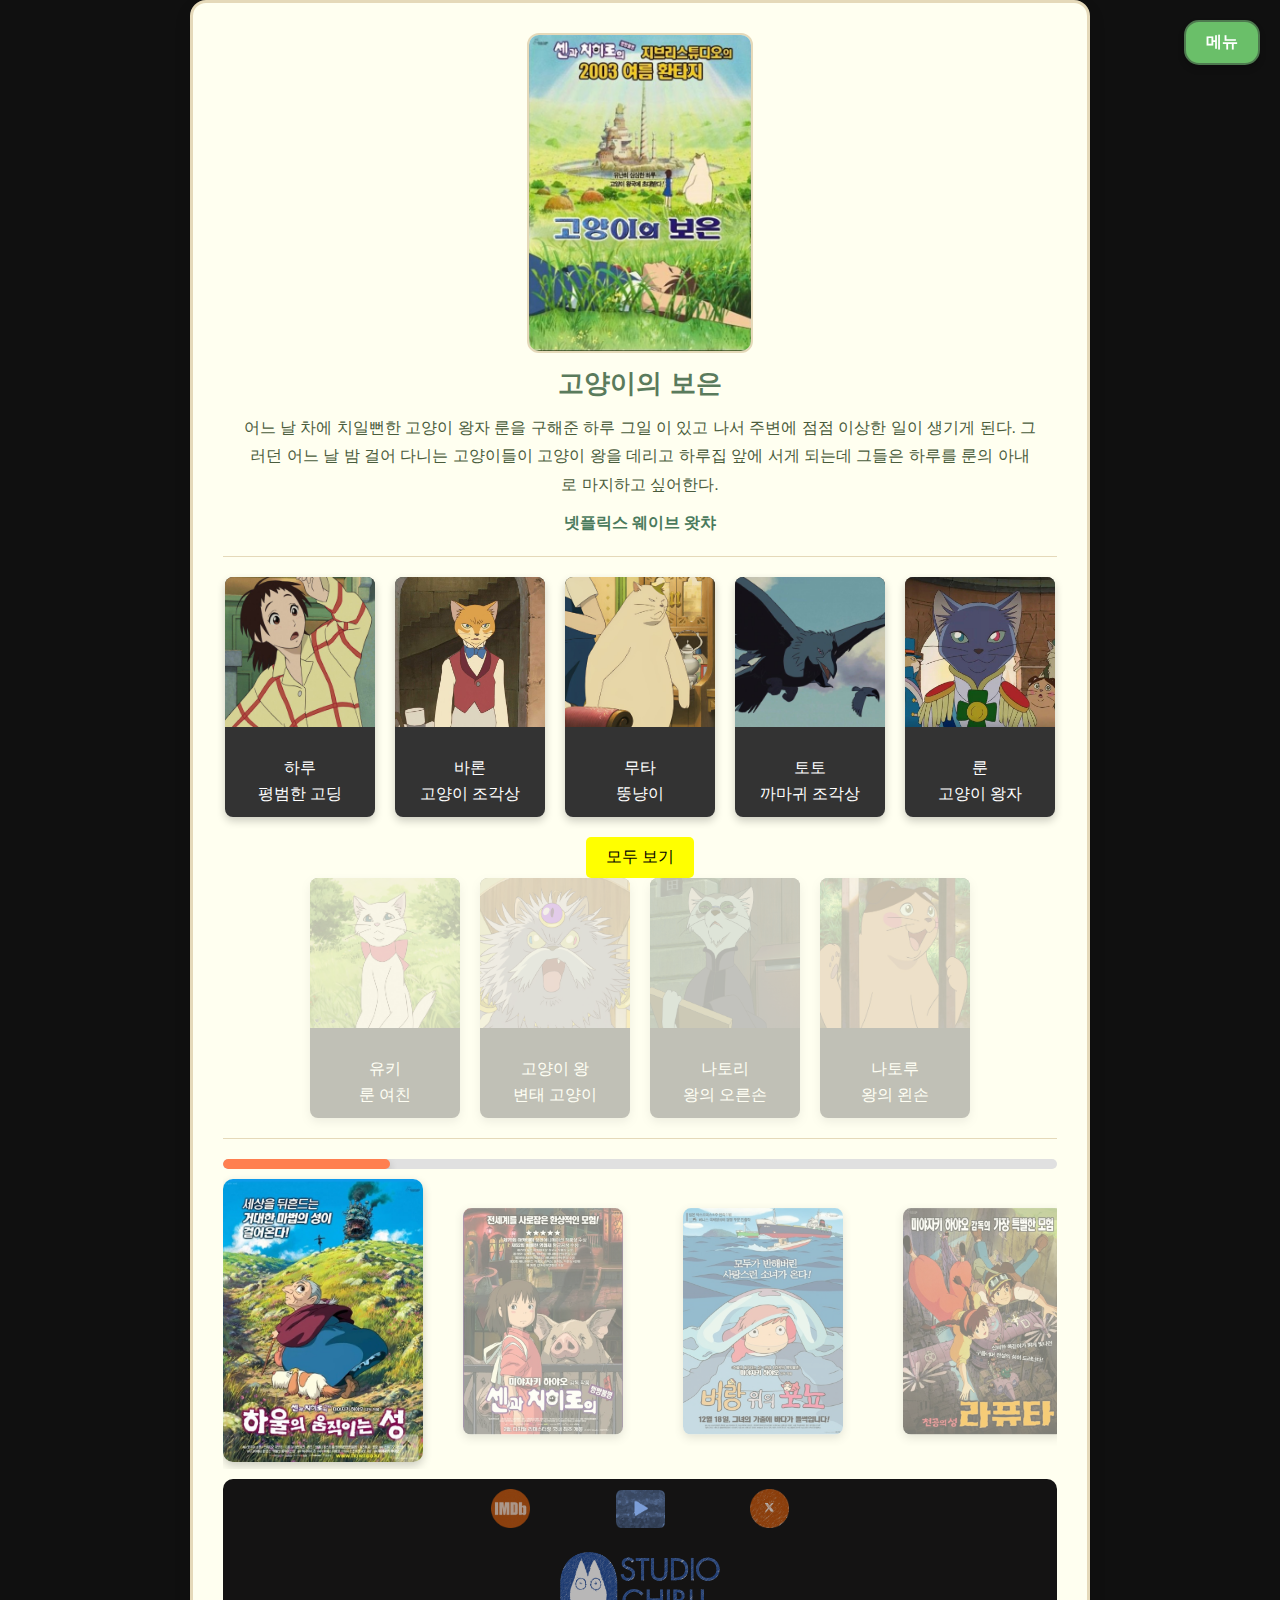
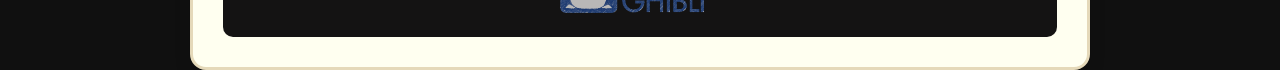
<file: index.html>
<!DOCTYPE html>
<html lang="en">

<head>
    <meta charset="UTF-8">
    <meta name="viewport" content="width=device-width, initial-scale=1.0">
    <title>Document</title>
    <link rel="stylesheet" href="1.css">
</head>

<body>
    <!--상단 메뉴 버튼-->
    <div class="top-right-menu">
        <button id="main-button" onclick="toggleDropdown()">메뉴</button>
        <div id="dropdown-menu">
          <button class="submenu-button" onclick="clickSubButton(0)">홈</button>
          <button class="submenu-button" onclick="clickSubButton(1)">이상형 월드컵</button>
          <button class="submenu-button" onclick="clickSubButton(2)">OST 맞추기</button>
          <button class="submenu-button" onclick="clickSubButton(3)">캐릭터 맞추기</button>
        </div>
    </div>

    <div class="container">
        <!-- 상단 포스터 html (Top) -->
        <div class="poster-section">
            <img id="main-poster" src="cat.jpg" alt="Main Poster">
            <div class="poster-title" id="main-title">고양이의 보은</div>
            <div class="poster-description" id="main-description">
                어느 날 차에 치일뻔한 고양이 왕자 룬을 구해준 하루 그일 이 있고 나서 주변에 점점 
                이상한 일이 생기게 된다. 그러던 어느 날 밤 걸어 다니는 고양이들이 고양이 왕을 데리고 
                하루집 앞에 서게 되는데 그들은 하루를 룬의 아내로 마지하고 싶어한다.
            </div>
            <div>
                <a href="https://www.netflix.com/kr/title/70019058?source=35" id="netflix-link" class="movie-link"
                    target="_blank">넷플릭스</a>
                <a href="https://www.wavve.com/player/movie?movieid=MV_CR01_DN0000011289&autoplay=y" id="wavve-link"
                    class="movie-link" target="_blank">웨이브</a>
                <a href="https://watcha.com/ko-KR/contents/mpWplgW?utm_campaign=metadata&utm_source=google&utm_medium=search"
                    id="watcha-link" class="movie-link" target="_blank">왓챠</a>
            </div>
        </div>
        <!-- 경계선 -->
        <div class="divider-horizontal"></div>

        <!-- 캐릭터 소개 html-->
        <div class="character-container">
            <div class="character-row">
                <div class="character-card">
                    <a href="https://hyunjin0101.github.io/cat-haru/" target="_self">
                    <img src="하루.jpg" alt="Character 1">
                    </a>
                    <div class="character-info">
                        <a href="https://hyunjin0101.github.io/cat-haru/" target="_self">
                        <div class="character-name">하루</div>
                        <div class="character-role">평범한 고딩</div>
                        </a>
                    </div>
                </div>
                <div class="character-card">
                    <a href="https://hyunjin0101.github.io/cat-baron/" target="_self">
                    <img src="바론.jpg" alt="Character 2">
                    </a>
                    <div class="character-info">
                        <a href="https://hyunjin0101.github.io/cat-baron/" target="_self">
                        <div class="character-name">바론</div>
                        <div class="character-role">고양이 조각상</div>
                        </a>
                    </div>
                </div>
                <div class="character-card">
                    <a href="https://hyunjin0101.github.io/cat-muta/" target="_self">
                    <img src="무타.jpg" alt="Character 3">
                    </a>
                    <div class="character-info">
                        <a href="https://hyunjin0101.github.io/cat-muta/" target="_self">
                        <div class="character-name">무타</div>
                        <div class="character-role">뚱냥이</div>
                        </a>
                    </div>
                </div>
                <div class="character-card">
                    <a href="https://hyunjin0101.github.io/cat-toto/" target="_self">
                    <img src="토토.jpg" alt="Character 4">
                    </a>
                    <div class="character-info">
                        <a href="https://hyunjin0101.github.io/cat-toto/" target="_self">
                        <div class="character-name">토토</div>
                        <div class="character-role">까마귀 조각상</div>
                        </a>
                    </div>
                </div>
                <div class="character-card">
                    <a href="https://hyunjin0101.github.io/cat-rune/" target="_self">
                    <img src="룬.jpg" alt="Character 5">
                    </a>
                    <div class="character-info">
                        <a href="https://hyunjin0101.github.io/cat-rune/" target="_self">
                        <div class="character-name">룬</div>
                        <div class="character-role">고양이 왕자</div>
                        </a>
                    </div>
                </div>
            </div>
            <button class="toggle-button">모두 보기</button>
            <div class="character-row hidden-row">
                <div class="character-card">
                    <a href="https://hyunjin0101.github.io/cat-yuki/" target="_self">
                    <img src="유키.jpg" alt="Character 6">
                    </a>
                    <div class="character-info">
                        <a href="https://hyunjin0101.github.io/cat-yuki/" target="_self">
                        <div class="character-name">유키</div>
                        <div class="character-role">룬 여친</div>
                        </a>
                    </div>
                </div>
                <div class="character-card">
                    <a href="https://hyunjin0101.github.io/cat-king/" target="_self">
                    <img src="고양이 왕.png" alt="Character 7">
                    </a>
                    <div class="character-info">
                        <a href="https://hyunjin0101.github.io/cat-king/" target="_self">
                        <div class="character-name">고양이 왕</div>
                        <div class="character-role">변태 고양이</div>
                        </a>
                    </div>
                </div>
                <div class="character-card">
                    <a href="https://hyunjin0101.github.io/cat-natori/" target="_self">
                    <img src="나토리.png" alt="Character 8">
                    </a>
                    <div class="character-info">
                        <a href="https://hyunjin0101.github.io/cat-natori/" target="_self">
                        <div class="character-name">나토리</div>
                        <div class="character-role">왕의 오른손</div>
                        </a>
                    </div>
                </div>
                <div class="character-card">
                    <a href="https://hyunjin0101.github.io/cat-natoru/" target="_self">
                    <img src="나토루.jpg" alt="Character 9">
                    </a>
                    <div class="character-info">
                        <a href="https://hyunjin0101.github.io/cat-natoru/" target="_self">
                        <div class="character-name">나토루</div>
                        <div class="character-role">왕의 왼손</div>
                        </a>
                    </div>
                </div>
            </div>
        </div>

        <!-- 경계선 -->
        <div class="divider-horizontal"></div>

        <!-- 하단 포스터 html -->
        <div class="coverflow-container bottom-tile">
            <!-- 스크롤바 -->
            <div class="scrollbar">
              <div class="scrollbar-thumb"></div>
            </div>
          
            <!-- 포스터 -->
            <div class="coverflow">
              <div class="poster active">
                <img src="haul.jpg" alt="하울의 움직이는 성">
              </div>
              <div class="poster">
                <img src="sen.jpg" alt="센과 치히로의 행방불명">
              </div>
              <div class="poster">
                <img src="ponyo.jpg" alt="벼랑위의 포뇨">
              </div>
              <div class="poster">
                <img src="laputa.jpg" alt="천공의 성 라퓨타">
              </div>
              <div class="poster">
                <img src="totoro.jpeg" alt="이웃집 토토로">
              </div>
            </div>
        </div>

         <!-- 로고 -->
    <div class="logo-Section">
        <div class="logo-Box">
        
            <a href="https://www.imdb.com/title/tt0347618/?ref_=nv_sr_srsg_0_tt_7_nm_1_in_0_q_cat%2520r">
                <img src="IMDB.png" alt="IMDB" class="img1"><!-- <h4 style="color:brown;">공식 홈페이지</h4> -->
            </a>
            
            <a href="https://www.youtube.com/@Ghibli-Museum">
                <img src="YOUTUBE.png" alt="Youtube" class="img1"><!-- <h4 style="color:brown;">지브리 X</h4> -->
            </a>
            
            <a href="https://x.com/GhibliML">
                <img src="X.png" alt="X" class="img1"><!-- <h4 style="color:brown;">지브리 나무위키</h4> -->
            </a>
            
            <br>
  
            <a href="https://www.ghibli.jp/">
                <img src="지브리.png" alt="지브리스튜디오" class="img2"><!-- <h4 style="color:brown;">지브리 나무위키</h4> -->
            </a>
  
        </div>
    </div>
</body>
<script src="2.js"></script>

</html>
</file>
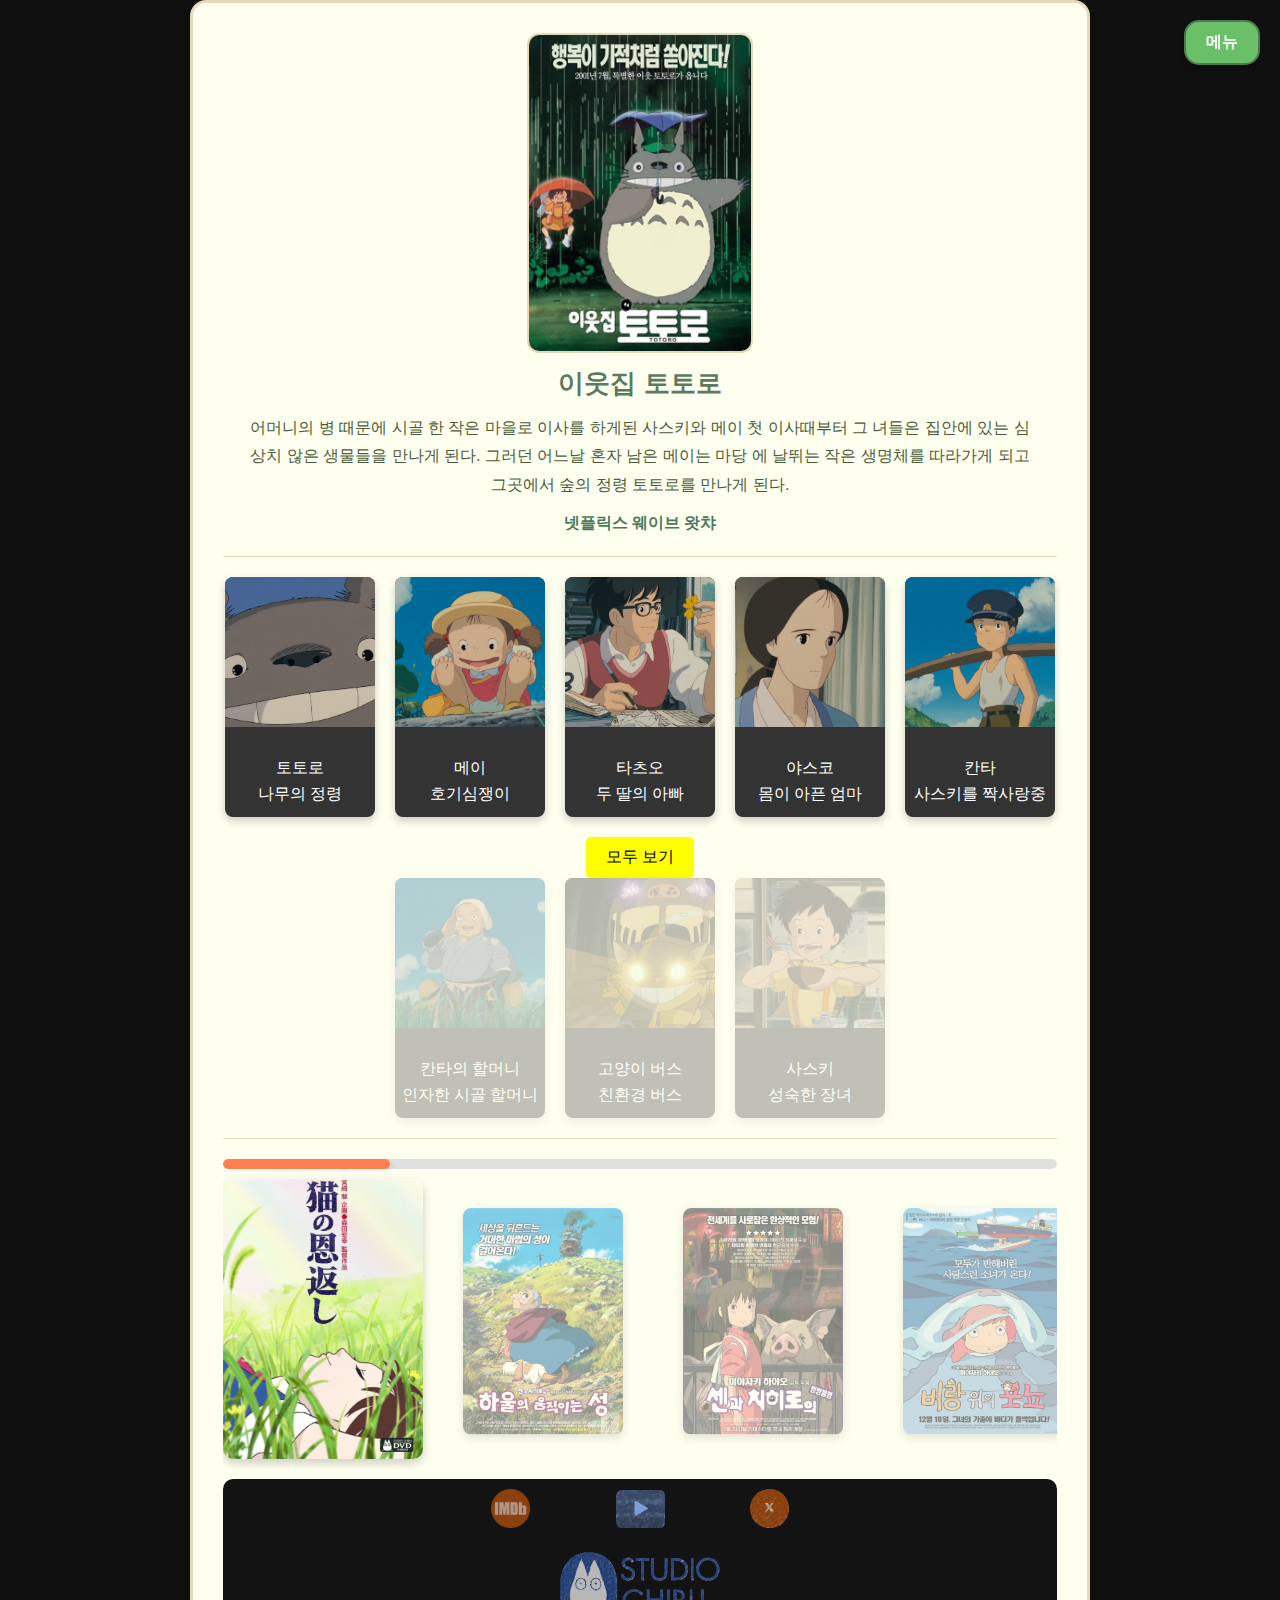
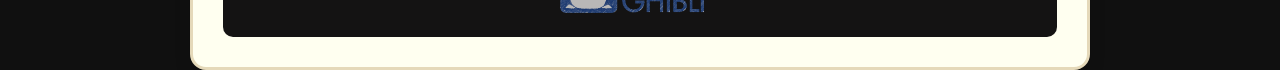
<file: 1.html>
<!DOCTYPE html>
<html lang="en">

<head>
    <meta charset="UTF-8">
    <meta name="viewport" content="width=device-width, initial-scale=1.0">
    <title>Document</title>
    <link rel="stylesheet" href="1.css">
</head>

<body>
    <!--상단 메뉴 버튼-->
    <div class="top-right-menu">
        <button id="main-button" onclick="toggleDropdown()">메뉴</button>
        <div id="dropdown-menu">
          <button class="submenu-button" onclick="clickSubButton(0)">홈</button>
          <button class="submenu-button" onclick="clickSubButton(1)">이상형 월드컵</button>
          <button class="submenu-button" onclick="clickSubButton(2)">OST 맞추기</button>
          <button class="submenu-button" onclick="clickSubButton(3)">캐릭터 맞추기</button>
        </div>
    </div>
    <div class="container">
        <!-- 상단 포스터 html (Top) -->
        <div class="poster-section">
            <img id="main-poster" src="totoro.jpeg" alt="Main Poster">
            <div class="poster-title" id="main-title">이웃집 토토로</div>
            <div class="poster-description" id="main-description">
                어머니의 병 때문에 시골 한 작은 마을로 이사를 하게된 사스키와 메이 첫 이사때부터 그
                녀들은 집안에 있는 심상치 않은 생물들을 만나게 된다. 그러던 어느날 혼자 남은 메이는 마당
                에 날뛰는 작은 생명체를 따라가게 되고 그곳에서 숲의 정령 토토로를 만나게 된다.
            </div>
            <div>
                <a href="https://www.netflix.com/kr/title/60032294" id="netflix-link" class="movie-link"
                    target="_blank">넷플릭스</a>
                <a href="https://www.wavve.com/player/movie?movieid=MV_CR01_DN0000011314&autoplay=y" id="wavve-link"
                    class="movie-link" target="_blank">웨이브</a>
                <a href="https://watcha.com/ko-KR/contents/mJOVYNW?utm_campaign=metadata&utm_source=google&utm_medium=search"
                    id="watcha-link" class="movie-link" target="_blank">왓챠</a>
            </div>
        </div>
        <!-- 경계선 -->
        <div class="divider-horizontal"></div>

         <!-- 캐릭터 소개 html-->
        <div class="character-container">
            <div class="character-row">
                <div class="character-card">
                    <a href="https://tngodj.github.io/Totoro-Totoro/" target="_self">
                    <img src="토토로.png" alt="Character 1">
                    </a>
                    <div class="character-info">
                        <a href="https://tngodj.github.io/Totoro-Totoro/" target="_self">
                        <div class="character-name">토토로</div>
                        <div class="character-role">나무의 정령</div>
                        </a>
                    </div>
                </div>
                <div class="character-card">
                    <a href="https://tngodj.github.io/Totoro-Mei/" target="_self">
                    <img src="메이.png" alt="Character 2">
                    </a>
                    <div class="character-info">
                        <a href="https://tngodj.github.io/Totoro-Mei/" target="_self">
                        <div class="character-name">메이</div>
                        <div class="character-role">호기심쟁이</div>
                        </a>
                    </div>
                </div>
                <div class="character-card">
                    <a href="https://tngodj.github.io/Totoro-Tatsuo/" target="_self">
                    <img src="타츠오.png" alt="Character 3">
                    </a>
                    <div class="character-info">
                        <a href="https://tngodj.github.io/Totoro-Tatsuo/" target="_self">
                        <div class="character-name">타츠오</div>
                        <div class="character-role">두 딸의 아빠</div>
                        </a>
                    </div>
                </div>
                <div class="character-card">
                    <a href="https://tngodj.github.io/Totoro-Yasuko/" target="_self">
                    <img src="야스코.png" alt="Character 4">
                    </a>
                    <div class="character-info">
                        <a href="https://tngodj.github.io/Totoro-Yasuko/" target="_self">
                        <div class="character-name">야스코</div>
                        <div class="character-role">몸이 아픈 엄마</div>
                        </a>
                    </div>
                </div>
                <div class="character-card">
                    <a href="https://tngodj.github.io/Totoro-Kanta/" target="_self">
                    <img src="칸타.png" alt="Character 5">
                    </a>
                    <div class="character-info">
                        <a href="https://tngodj.github.io/Totoro-Kanta/" target="_self">
                        <div class="character-name">칸타</div>
                        <div class="character-role">사스키를 짝사랑중</div>
                        </a>
                    </div>
                </div>
            </div>
            <button class="toggle-button">모두 보기</button>
            <div class="character-row hidden-row">
                <div class="character-card">
                    <a href="https://tngodj.github.io/Totoro-KantaGrandma/" target="_self">
                    <img src="칸타의 할머니.png" alt="Character 6">
                    </a>
                    <div class="character-info">
                        <a href="https://tngodj.github.io/Totoro-KantaGrandma/" target="_self">
                        <div class="character-name">칸타의 할머니</div>
                        <div class="character-role">인자한 시골 할머니</div>
                        </a>
                    </div>
                </div>
                <div class="character-card">
                    <a href="https://tngodj.github.io/Totoro-Catbus/" target="_self">
                    <img src="고양이 버스.png" alt="Character 7">
                    </a>
                    <div class="character-info">
                        <a href="https://tngodj.github.io/Totoro-Catbus/" target="_self">
                        <div class="character-name">고양이 버스</div>
                        <div class="character-role">친환경 버스</div>
                        </a>
                    </div>
                </div>
                <div class="character-card">
                    <a href="https://tngodj.github.io/Totoro-Satuski/" target="_self">
                    <img src="사스키.png" alt="Character 8">
                    </a>
                    <div class="character-info">
                        <a href="https://tngodj.github.io/Totoro-Satuski/" target="_self">
                        <div class="character-name">사스키</div>
                        <div class="character-role">성숙한 장녀</div>
                        </a>
                    </div>
                </div>
            </div>
        </div>

        <!-- 경계선 -->
        <div class="divider-horizontal"></div>

        <!-- 하단 포스터 html -->
        <div class="coverflow-container bottom-tile">
            <!-- 스크롤바 -->
            <div class="scrollbar">
              <div class="scrollbar-thumb"></div>
            </div>
          
            <!-- 포스터 -->
            <div class="coverflow">
              <div class="poster active">
                <img src="고양이.gif" alt="고양이의 보은">
              </div>
              <div class="poster">
                <img src="haul.jpg" alt="하울의 움직이는 성">
              </div>
              <div class="poster">
                <img src="sen.jpg" alt="센과 치히로의 행방불명">
              </div>
              <div class="poster">
                <img src="ponyo.jpg" alt="벼랑위의 포뇨">
              </div>
              <div class="poster">
                <img src="laputa.jpg" alt="천공의 성 라퓨타">
              </div>
            </div>
        </div>
         <!-- 로고 -->
    <div class="logo-Section">
        <div class="logo-Box">
        
            <a href="https://www.imdb.com/title/tt0347618/?ref_=nv_sr_srsg_0_tt_7_nm_1_in_0_q_cat%2520r">
                <img src="IMDB.png" alt="IMDB" class="img1"><!-- <h4 style="color:brown;">공식 홈페이지</h4> -->
            </a>
            
            <a href="https://www.youtube.com/@Ghibli-Museum">
                <img src="YOUTUBE.png" alt="Youtube" class="img1"><!-- <h4 style="color:brown;">지브리 X</h4> -->
            </a>
            
            <a href="https://x.com/GhibliML">
                <img src="X.png" alt="X" class="img1"><!-- <h4 style="color:brown;">지브리 나무위키</h4> -->
            </a>
            
            <br>
  
            <a href="https://www.ghibli.jp/">
                <img src="지브리.png" alt="지브리스튜디오" class="img2"><!-- <h4 style="color:brown;">지브리 나무위키</h4> -->
            </a>
  
        </div>
    </div>
</body>
<script src="1.js"></script>

</html>
</file>
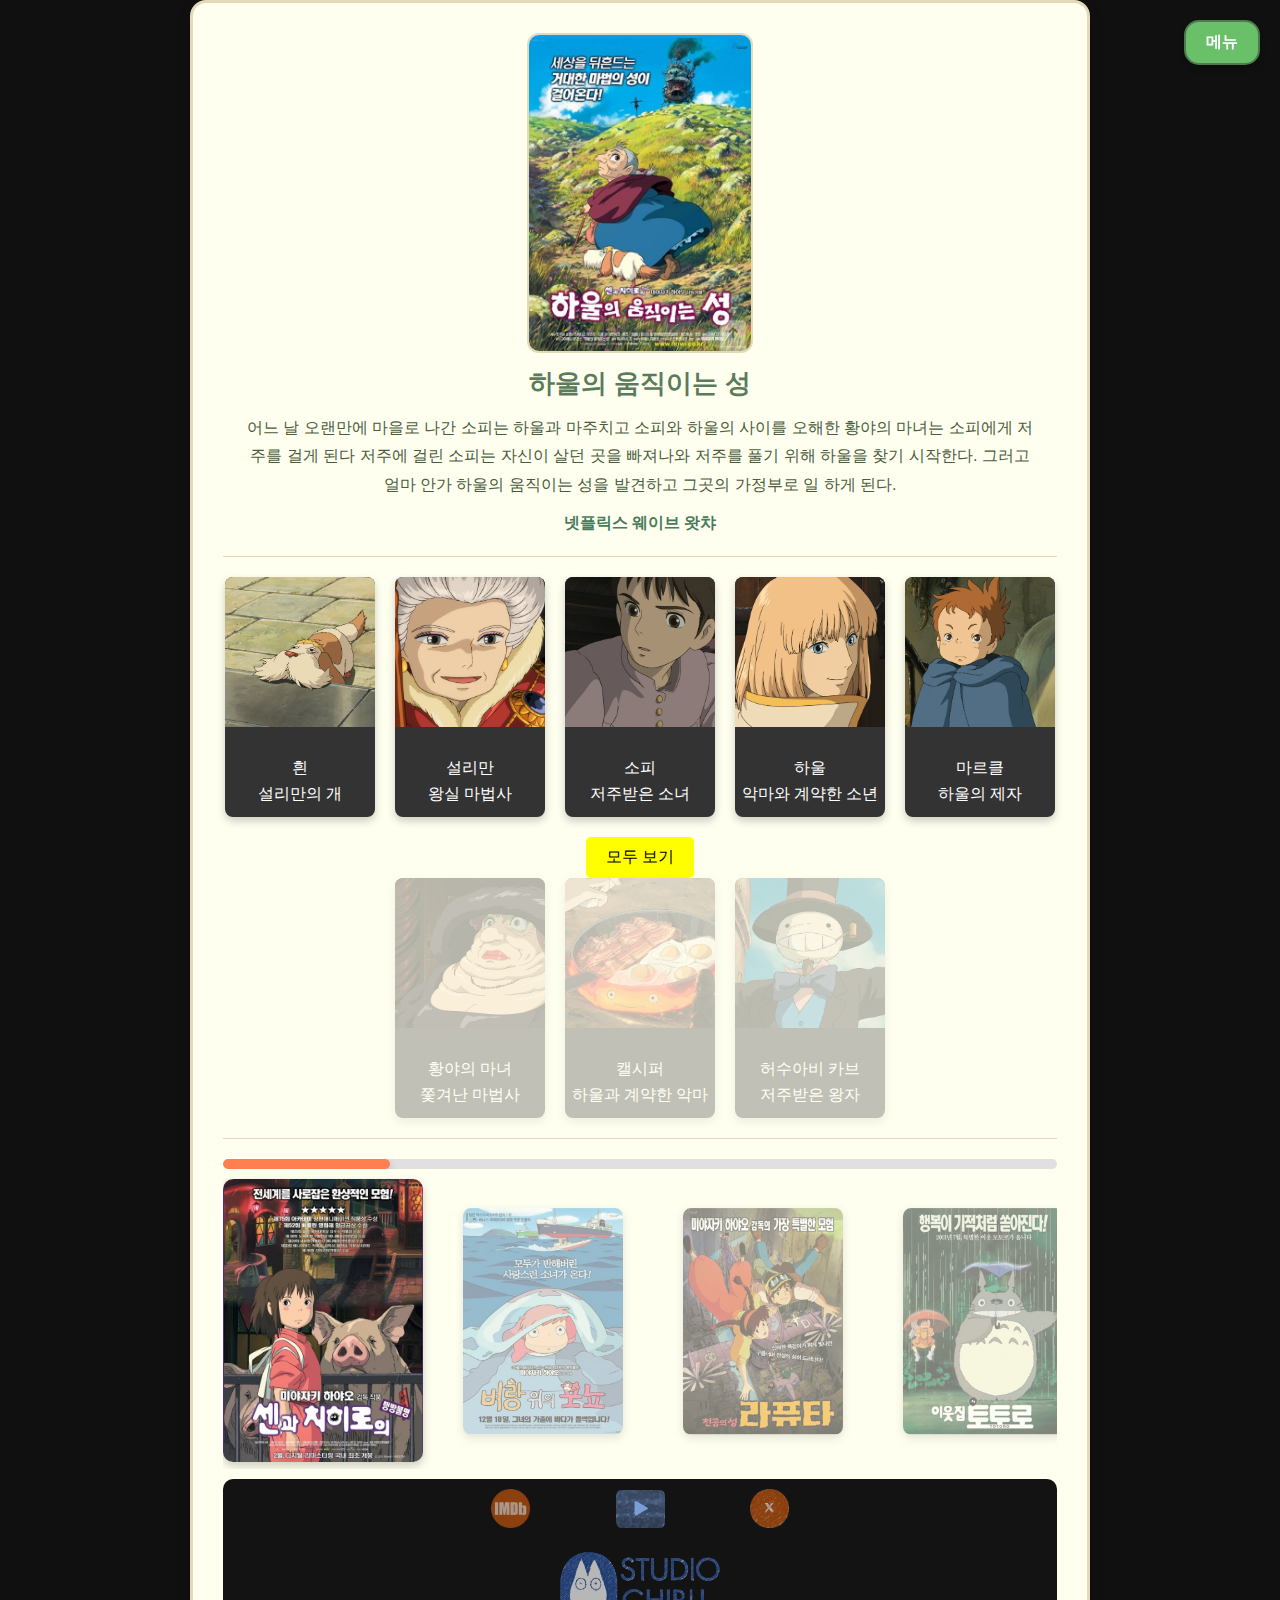
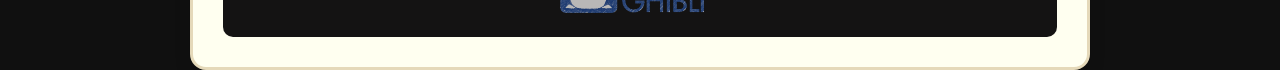
<file: 3.html>
<!DOCTYPE html>
<html lang="en">

<head>
    <meta charset="UTF-8">
    <meta name="viewport" content="width=device-width, initial-scale=1.0">
    <title>Document</title>
    <link rel="stylesheet" href="1.css">
</head>

<body>
    <!--상단 메뉴 버튼-->
    <div class="top-right-menu">
        <button id="main-button" onclick="toggleDropdown()">메뉴</button>
        <div id="dropdown-menu">
          <button class="submenu-button" onclick="clickSubButton(0)">홈</button>
          <button class="submenu-button" onclick="clickSubButton(1)">이상형 월드컵</button>
          <button class="submenu-button" onclick="clickSubButton(2)">OST 맞추기</button>
          <button class="submenu-button" onclick="clickSubButton(3)">캐릭터 맞추기</button>
        </div>
    </div>

    <div class="container">
        <!-- 상단 포스터 html (Top) -->
        <div class="poster-section">
            <img id="main-poster" src="haul.jpg" alt="Main Poster">
            <div class="poster-title" id="main-title">하울의 움직이는 성</div>
            <div class="poster-description" id="main-description">
                어느 날 오랜만에 마을로 나간 소피는 하울과 마주치고 소피와 하울의 사이를 
                오해한 황야의 마녀는 소피에게 저주를 걸게 된다 저주에 걸린 소피는 자신이 살던 곳을 빠져나와 
                저주를 풀기 위해 하울을 찾기 시작한다. 그러고 얼마 안가 하울의 움직이는 성을 발견하고 그곳의 가정부로 일 하게 된다.
            </div>
            <div>
                <a href="https://www.netflix.com/kr/title/70028883?source=35" id="netflix-link" class="movie-link"
                    target="_blank">넷플릭스</a>
                <a href="https://www.wavve.com/player/movie?movieid=MV_CR01_DN0000011324&autoplay=y" id="wavve-link"
                    class="movie-link" target="_blank">웨이브</a>
                <a href="https://watcha.com/ko-KR/contents/mJOV1RW?utm_campaign=metadata&utm_source=google&utm_medium=search"
                    id="watcha-link" class="movie-link" target="_blank">왓챠</a>
            </div>
        </div>
        <!-- 경계선 -->
        <div class="divider-horizontal"></div>

        <!-- 캐릭터 소개 html-->
        <div class="character-container">
            <div class="character-row">
                <div class="character-card">
                    <a href="https://hyunjin0101.github.io/haul-white/" target="_self">
                    <img src="흰.png" alt="Character 1">
                    </a>
                    <div class="character-info">
                        <a href="https://hyunjin0101.github.io/haul-white/" target="_self">
                        <div class="character-name">흰</div>
                        <div class="character-role">설리만의 개</div>
                        </a>
                    </div>
                </div>
                <div class="character-card">
                    <a href="https://hyunjin0101.github.io/haul-sul/" target="_self">
                    <img src="설리만.png" alt="Character 2">
                    </a>
                    <div class="character-info">
                        <a href="https://hyunjin0101.github.io/haul-sul/" target="_self">
                        <div class="character-name">설리만</div>
                        <div class="character-role">왕실 마법사</div>
                        </a>
                    </div>
                </div>
                <div class="character-card">
                    <a href="https://hyunjin0101.github.io/haul-sopi/" target="_self">
                    <img src="소피.png" alt="Character 3">
                    </a>
                    <div class="character-info">
                        <a href="https://hyunjin0101.github.io/haul-sopi/" target="_self">
                        <div class="character-name">소피</div>
                        <div class="character-role">저주받은 소녀</div>
                        </a>
                    </div>
                </div>
                <div class="character-card">
                    <a href="https://hyunjin0101.github.io/haul-haul/" target="_self">
                    <img src="하울.png" alt="Character 4">
                    </a>
                    <div class="character-info">
                        <a href="https://hyunjin0101.github.io/haul-haul/" target="_self">
                        <div class="character-name">하울</div>
                        <div class="character-role">악마와 계약한 소년</div>
                        </a>
                    </div>
                </div>
                <div class="character-card">
                    <a href="https://hyunjin0101.github.io/haul-mare/" target="_self">
                    <img src="마르클.png" alt="Character 5">
                    </a>
                    <div class="character-info">
                        <a href="https://hyunjin0101.github.io/cat-mare/" target="_self">
                        <div class="character-name">마르클</div>
                        <div class="character-role">하울의 제자</div>
                        </a>
                    </div>
                </div>
            </div>
            <button class="toggle-button">모두 보기</button>
            <div class="character-row hidden-row">
                <div class="character-card">
                    <a href="https://hyunjin0101.github.io/haul-hang/" target="_self">
                    <img src="황야의 마녀.png" alt="Character 6">
                    </a>
                    <div class="character-info">
                        <a href="https://hyunjin0101.github.io/haul-hang/" target="_self">
                        <div class="character-name">황야의 마녀</div>
                        <div class="character-role">쫓겨난 마법사</div>
                        </a>
                    </div>
                </div>
                <div class="character-card">
                    <a href="https://hyunjin0101.github.io/haul-kel/" target="_self">
                    <img src="캘시퍼.jpg" alt="Character 7">
                    </a>
                    <div class="character-info">
                        <a href="https://hyunjin0101.github.io/haul-kel/" target="_self">
                        <div class="character-name">캘시퍼</div>
                        <div class="character-role">하울과 계약한 악마</div>
                        </a>
                    </div>
                </div>
                <div class="character-card">
                    <a href="https://hyunjin0101.github.io/haul-kave/" target="_self">
                    <img src="허수아비 카브.png" alt="Character 8">
                    </a>
                    <div class="character-info">
                        <a href="https://hyunjin0101.github.io/haul-kave/" target="_self">
                        <div class="character-name">허수아비 카브</div>
                        <div class="character-role">저주받은 왕자</div>
                        </a>
                    </div>
                </div>
            </div>
               
            
        </div>

        <!-- 경계선 -->
        <div class="divider-horizontal"></div>

        <!-- 하단 포스터 html -->
        <div class="coverflow-container bottom-tile">
            <!-- 스크롤바 -->
            <div class="scrollbar">
              <div class="scrollbar-thumb"></div>
            </div>
          
            <!-- 포스터 -->
            <div class="coverflow">
              <div class="poster active">
                <img src="sen.jpg" alt="센과 치히로의 행방불명">
              </div>
              <div class="poster">
                <img src="ponyo.jpg" alt="벼랑위의 포뇨">
              </div>
              <div class="poster">
                <img src="laputa.jpg" alt="천공의 성 라퓨타">
              </div>
              <div class="poster">
                <img src="totoro.jpeg" alt="이웃집 토토로">
              </div>
              <div class="poster">
                <img src="고양이.gif" alt="고양이의 보은">
              </div>
            </div>
        </div>

         <!-- 로고 -->
    <div class="logo-Section">
        <div class="logo-Box">
        
            <a href="https://www.imdb.com/title/tt0347618/?ref_=nv_sr_srsg_0_tt_7_nm_1_in_0_q_cat%2520r">
                <img src="IMDB.png" alt="IMDB" class="img1"><!-- <h4 style="color:brown;">공식 홈페이지</h4> -->
            </a>
            
            <a href="https://www.youtube.com/@Ghibli-Museum">
                <img src="YOUTUBE.png" alt="Youtube" class="img1"><!-- <h4 style="color:brown;">지브리 X</h4> -->
            </a>
            
            <a href="https://x.com/GhibliML">
                <img src="X.png" alt="X" class="img1"><!-- <h4 style="color:brown;">지브리 나무위키</h4> -->
            </a>
            
            <br>
  
            <a href="https://www.ghibli.jp/">
                <img src="지브리.png" alt="지브리스튜디오" class="img2"><!-- <h4 style="color:brown;">지브리 나무위키</h4> -->
            </a>
  
        </div>
    </div>
</body>
<script src="3.js"></script>

</html>
</file>
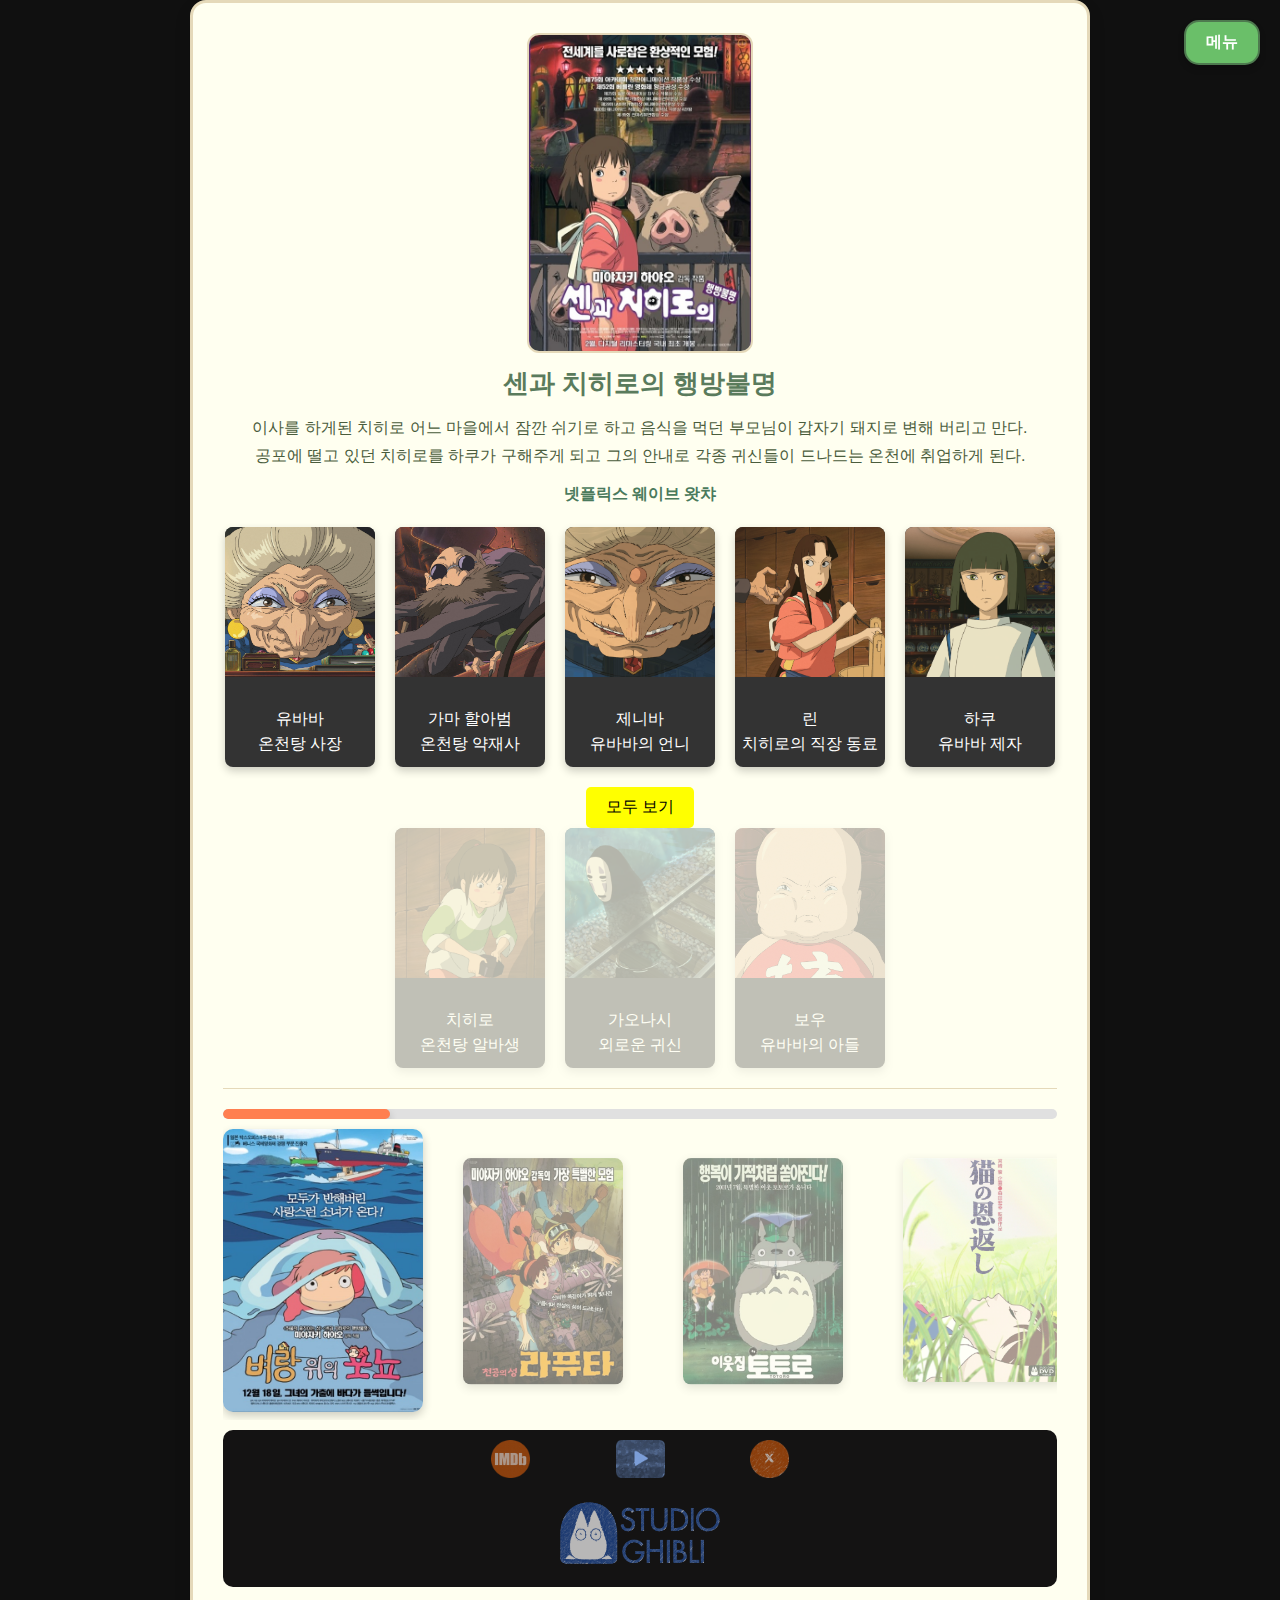
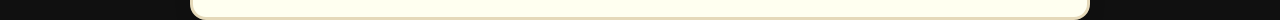
<file: 4.html>
<!DOCTYPE html>
<html lang="en">

<head>
    <meta charset="UTF-8">
    <meta name="viewport" content="width=device-width, initial-scale=1.0">
    <title>Document</title>
    <link rel="stylesheet" href="1.css">
</head>

<body>
    <!--상단 메뉴 버튼-->
    <div class="top-right-menu">
        <button id="main-button" onclick="toggleDropdown()">메뉴</button>
        <div id="dropdown-menu">
          <button class="submenu-button" onclick="clickSubButton(0)">홈</button>
          <button class="submenu-button" onclick="clickSubButton(1)">이상형 월드컵</button>
          <button class="submenu-button" onclick="clickSubButton(2)">OST 맞추기</button>
          <button class="submenu-button" onclick="clickSubButton(3)">캐릭터 맞추기</button>
        </div>
    </div>
    
    <div class="container">
        <!-- 상단 포스터 html (Top) -->
        <div class="poster-section">
            <img id="main-poster" src="sen.jpg" alt="Main Poster">
            <div class="poster-title" id="main-title">센과 치히로의 행방불명</div>
            <div class="poster-description" id="main-description">
                이사를 하게된 치히로 어느 마을에서 
                잠깐 쉬기로 하고 음식을 먹던 부모님이 갑자기 돼지로 변해 버리고 만다. 
                공포에 떨고 있던 치히로를 하쿠가 구해주게 되고 그의 안내로 각종 귀신들이 드나드는 온천에 취업하게 된다. 
            </div>
            <div>
                <a href="https://www.netflix.com/kr/title/60023642?source=35" id="netflix-link" class="movie-link"
                    target="_blank">넷플릭스</a>
                <a href="https://www.wavve.com/player/movie?movieid=MV_CR01_DN0000011309&autoplay=y" id="wavve-link"
                    class="movie-link" target="_blank">웨이브</a>
                <a href="https://watcha.com/ko-KR/contents/my5YGwO?utm_campaign=metadata&utm_source=google&utm_medium=search"
                    id="watcha-link" class="movie-link" target="_blank">왓챠</a>
            </div>
        </div>
        <!-- 캐릭터 소개 html-->
        <div class="character-container">
            <div class="character-row">
                <div class="character-card">
                    <a href="https://tngodj.github.io/sen-yubaba/" target="_self">
                    <img src="유바바.jpg" alt="Character 1">
                    </a>
                    <div class="character-info">
                        <a href="https://tngodj.github.io/sen-yubaba/" target="_self">
                        <div class="character-name">유바바</div>
                        <div class="character-role">온천탕 사장</div>
                        </a>
                    </div>
                </div>
                <div class="character-card">
                    <a href="https://tngodj.github.io/sen-gamagranfa/" target="_self">
                    <img src="가마 할아범.jpg" alt="Character 2">
                    </a>
                    <div class="character-info">
                        <a href="https://tngodj.github.io/sen-gamagranfa/" target="_self">
                        <div class="character-name">가마 할아범</div>
                        <div class="character-role">온천탕 약재사</div>
                        </a>
                    </div>
                </div>
                <div class="character-card">
                    <a href="https://tngodj.github.io/sen-geniba/" target="_self">
                    <img src="제니바.png" alt="Character 3">
                    </a>
                    <div class="character-info">
                        <a href="https://tngodj.github.io/sen-geniba/" target="_self">
                        <div class="character-name">제니바</div>
                        <div class="character-role">유바바의 언니</div>
                        </a>
                    </div>
                </div>
                <div class="character-card">
                    <a href="https://tngodj.github.io/sen-rin/" target="_self">
                    <img src="린.png" alt="Character 4">
                    </a>
                    <div class="character-info">
                        <a href="https://tngodj.github.io/sen-rin/" target="_self">
                        <div class="character-name">린</div>
                        <div class="character-role">치히로의 직장 동료</div>
                        </a>
                    </div>
                </div>
                <div class="character-card">
                    <a href="https://tngodj.github.io/sen-haku/" target="_self">
                    <img src="하쿠.png" alt="Character 5">
                    </a>
                    <div class="character-info">
                        <a href="https://tngodj.github.io/sen-haku/" target="_self">
                        <div class="character-name">하쿠</div>
                        <div class="character-role">유바바 제자</div>
                        </a>
                    </div>
                </div>
            </div>
            <button class="toggle-button">모두 보기</button>
            <div class="character-row hidden-row">
                <div class="character-card">
                    <a href="https://tngodj.github.io/sen-chihiro1/" target="_self">
                    <img src="치히로.png" alt="Character 6">
                    </a>
                    <div class="character-info">
                        <a href="https://tngodj.github.io/sen-chihiro1/" target="_self">
                        <div class="character-name">치히로</div>
                        <div class="character-role">온천탕 알바생</div>
                        </a>
                    </div>
                </div>
                <div class="character-card">
                    <a href="https://tngodj.github.io/sen-gaonashi/" target="_self">
                    <img src="가오나시.png" alt="Character 7">
                    </a>
                    <div class="character-info">
                        <a href="https://tngodj.github.io/sen-gaonashi/" target="_self">
                        <div class="character-name">가오나시</div>
                        <div class="character-role">외로운 귀신</div>
                        </a>
                    </div>
                </div>
                <div class="character-card">
                    <a href="https://tngodj.github.io/sen-bow/" target="_self">
                    <img src="보우.jpg" alt="Character 8">
                    </a>
                    <div class="character-info">
                        <a href="https://tngodj.github.io/sen-bow/" target="_self">
                        <div class="character-name">보우</div>
                        <div class="character-role">유바바의 아들</div>
                        </a>
                    </div>
                </div>
            </div>
        </div>

        <!-- 경계선 -->
        <div class="divider-horizontal"></div>

        <!-- 하단 포스터 html -->
        <div class="coverflow-container bottom-tile">
            <!-- 스크롤바 -->
            <div class="scrollbar">
              <div class="scrollbar-thumb"></div>
            </div>
          
            <!-- 포스터 -->
            <div class="coverflow">
              <div class="poster active">
                <img src="ponyo.jpg" alt="벼랑위의 포뇨">
              </div>
              <div class="poster">
                <img src="laputa.jpg" alt="천공의 성 라퓨타">
              </div>
              <div class="poster">
                <img src="totoro.jpeg" alt="이웃집 토토로">
              </div>
              <div class="poster">
                <img src="고양이.gif" alt="고양이의 보은">
              </div>
              <div class="poster">
                <img src="haul.jpg" alt="하울의 움직이는 성">
              </div>
            </div>
        </div>

         <!-- 로고 -->
    <div class="logo-Section">
        <div class="logo-Box">
        
            <a href="https://www.imdb.com/title/tt0347618/?ref_=nv_sr_srsg_0_tt_7_nm_1_in_0_q_cat%2520r">
                <img src="IMDB.png" alt="IMDB" class="img1"><!-- <h4 style="color:brown;">공식 홈페이지</h4> -->
            </a>
            
            <a href="https://www.youtube.com/@Ghibli-Museum">
                <img src="YOUTUBE.png" alt="Youtube" class="img1"><!-- <h4 style="color:brown;">지브리 X</h4> -->
            </a>
            
            <a href="https://x.com/GhibliML">
                <img src="X.png" alt="X" class="img1"><!-- <h4 style="color:brown;">지브리 나무위키</h4> -->
            </a>
            
            <br>
  
            <a href="https://www.ghibli.jp/">
                <img src="지브리.png" alt="지브리스튜디오" class="img2"><!-- <h4 style="color:brown;">지브리 나무위키</h4> -->
            </a>
  
        </div>
    </div>
</body>
<script src="4.js"></script>

</html>
</file>
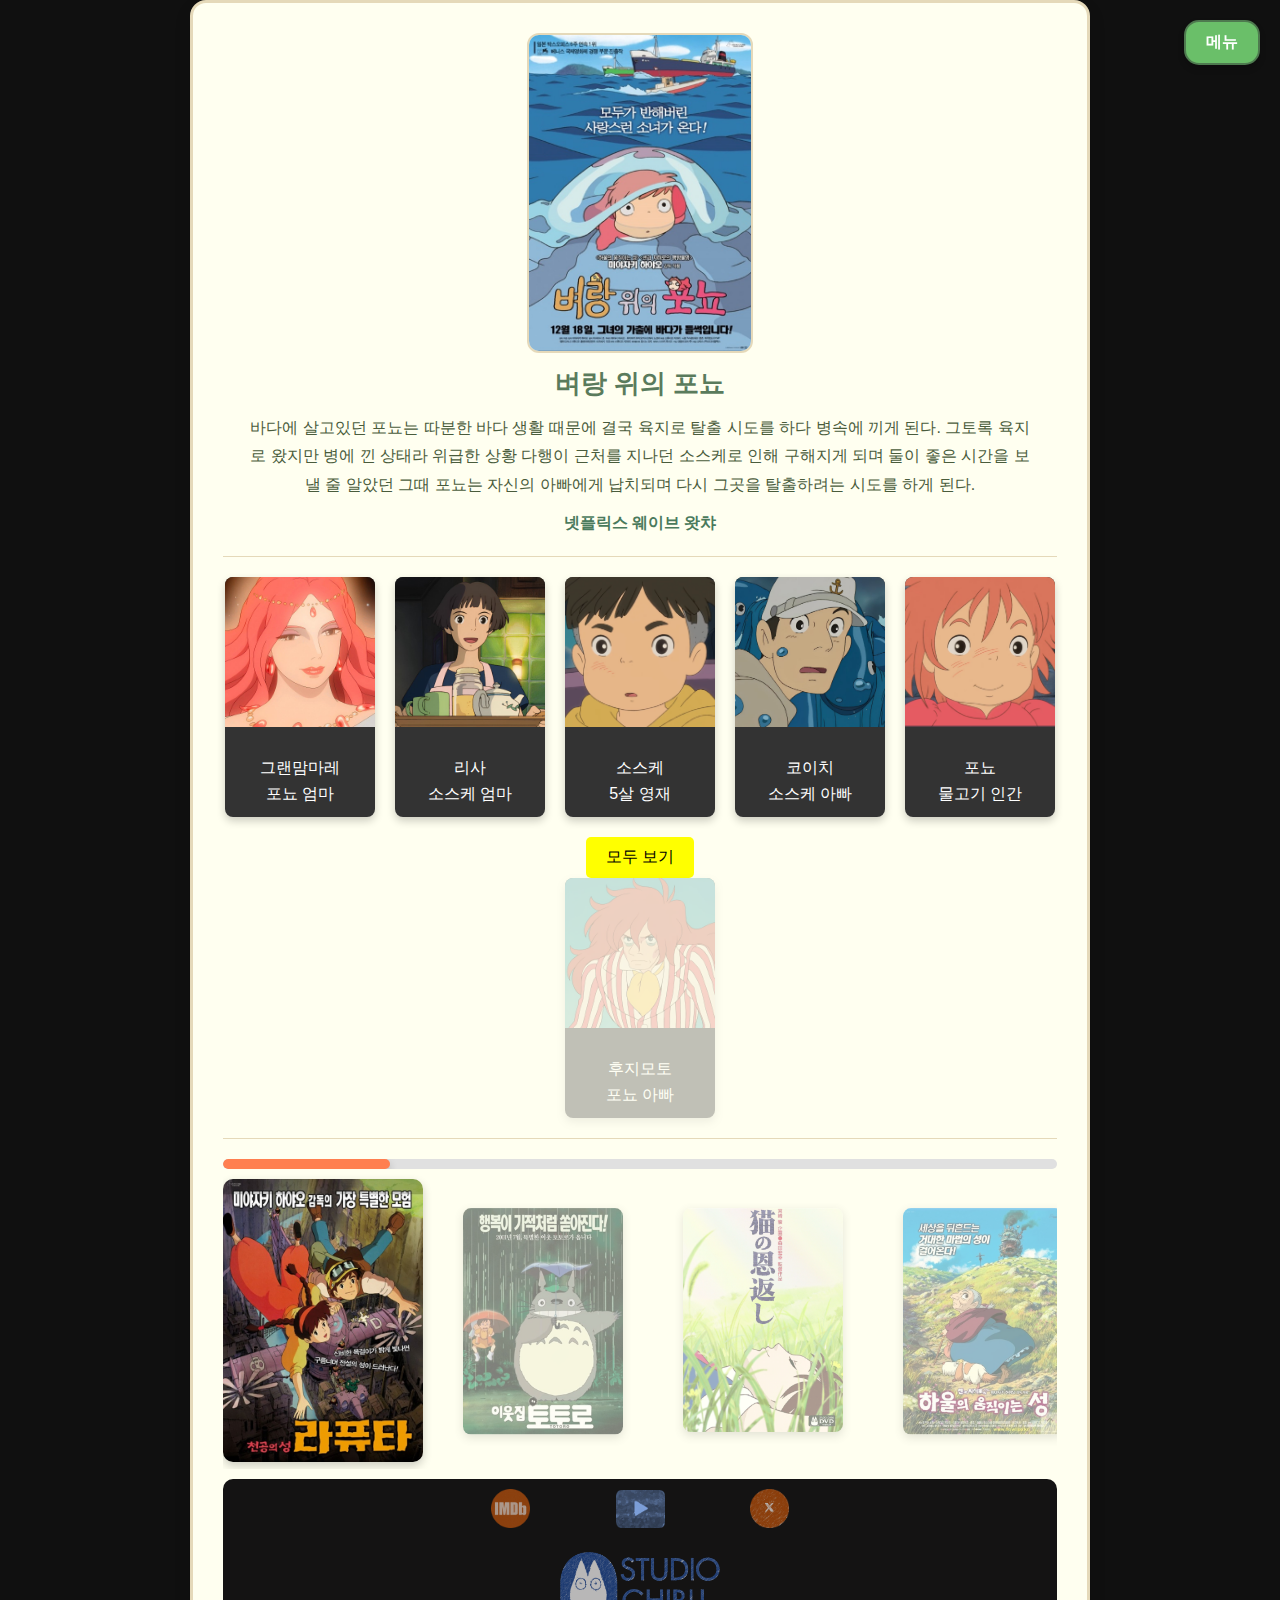
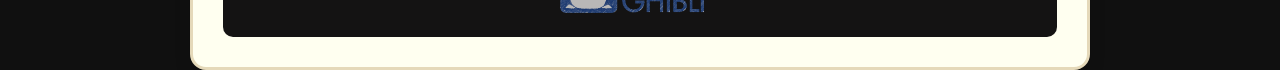
<file: 5.html>
<!DOCTYPE html>
<html lang="en">

<head>
    <meta charset="UTF-8">
    <meta name="viewport" content="width=device-width, initial-scale=1.0">
    <title>Document</title>
    <link rel="stylesheet" href="1.css">
</head>

<body>
    <!--상단 메뉴 버튼-->
    <div class="top-right-menu">
        <button id="main-button" onclick="toggleDropdown()">메뉴</button>
        <div id="dropdown-menu">
          <button class="submenu-button" onclick="clickSubButton(0)">홈</button>
          <button class="submenu-button" onclick="clickSubButton(1)">이상형 월드컵</button>
          <button class="submenu-button" onclick="clickSubButton(2)">OST 맞추기</button>
          <button class="submenu-button" onclick="clickSubButton(3)">캐릭터 맞추기</button>
        </div>
    </div>
    
    <div class="container">
        <!-- 상단 포스터 html (Top) -->
        <div class="poster-section">
            <img id="main-poster" src="ponyo.jpg" alt="Main Poster">
            <div class="poster-title" id="main-title">벼랑 위의 포뇨</div>
            <div class="poster-description" id="main-description">
                바다에 살고있던 포뇨는 따분한 바다 생활 때문에 결국 육지로 탈출 시도를 하다 병속에 끼게 된다. 
                그토록 육지로 왔지만 병에 낀 상태라 위급한 상황 다행이 근처를 지나던 소스케로 인해 구해지게 되며 
                둘이 좋은 시간을 보낼 줄 알았던 그때 포뇨는 자신의 아빠에게 납치되며 다시 그곳을 탈출하려는 시도를 하게 된다. 
            </div>
            <div>
                <a href="https://www.netflix.com/kr/title/70106454?source=35" id="netflix-link" class="movie-link"
                    target="_blank">넷플릭스</a>
                <a href="https://www.wavve.com/player/movie?movieid=MV_CR01_DN0000011305&autoplay=y" id="wavve-link"
                    class="movie-link" target="_blank">웨이브</a>
                <a href="https://watcha.com/ko-KR/contents/mWLjlkd?utm_campaign=metadata&utm_source=google&utm_medium=search"
                    id="watcha-link" class="movie-link" target="_blank">왓챠</a>
            </div>
        </div>
        <!-- 경계선 -->
        <div class="divider-horizontal"></div>

        <!-- 캐릭터 소개 html-->
        <div class="character-container">
            <div class="character-row">
                <div class="character-card">
                    <a href="https://hyunjin0101.github.io/ponyo-grandmom/" target="_self">
                    <img src="그랜맘마레.jpg" alt="Character 1">
                    </a>
                    <div class="character-info">
                        <a href="https://hyunjin0101.github.io/ponyo-grandmom/" target="_self">
                        <div class="character-name">그랜맘마레</div>
                        <div class="character-role">포뇨 엄마</div>
                        </a>
                    </div>
                </div>
                <div class="character-card">
                    <a href="https://hyunjin0101.github.io/ponyo-risa/" target="_self">
                    <img src="리사.jpg" alt="Character 2">
                    </a>
                    <div class="character-info">
                        <a href="https://hyunjin0101.github.io/ponyo-risa/" target="_self">
                        <div class="character-name">리사</div>
                        <div class="character-role">소스케 엄마</div>
                        </a>
                    </div>
                </div>
                <div class="character-card">
                    <a href="https://hyunjin0101.github.io/ponyo-sose/" target="_self">
                    <img src="소스케.png" alt="Character 3">
                    </a>
                    <div class="character-info">
                        <a href="https://hyunjin0101.github.io/ponyo-sose/" target="_self">
                        <div class="character-name">소스케</div>
                        <div class="character-role">5살 영재</div>
                        </a>
                    </div>
                </div>
                <div class="character-card">
                    <a href="https://hyunjin0101.github.io/ponyo-coio/" target="_self">
                    <img src="코이치.jpg" alt="Character 4">
                    </a>
                    <div class="character-info">
                        <a href="https://hyunjin0101.github.io/ponyo-coio/" target="_self">
                        <div class="character-name">코이치</div>
                        <div class="character-role">소스케 아빠</div>
                        </a>
                    </div>
                </div>
                <div class="character-card">
                    <a href="https://hyunjin0101.github.io/ponyo-ponyo/" target="_self">
                    <img src="포뇨.png" alt="Character 5">
                    </a>
                    <div class="character-info">
                        <a href="https://hyunjin0101.github.io/cat-ponyo/" target="_self">
                        <div class="character-name">포뇨</div>
                        <div class="character-role">물고기 인간</div>
                        </a>
                    </div>
                </div>
            </div>
            <button class="toggle-button">모두 보기</button>
            <div class="character-row hidden-row">
                <div class="character-card">
                    <a href="https://hyunjin0101.github.io/ponyo-huji/" target="_self">
                    <img src="후지모토.jpg" alt="Character 6">
                    </a>
                    <div class="character-info">
                        <a href="https://hyunjin0101.github.io/ponyo-huji/" target="_self">
                        <div class="character-name">후지모토</div>
                        <div class="character-role">포뇨 아빠</div>
                        </a>
                    </div>
                </div>
            </div>

        <!-- 경계선 -->
        <div class="divider-horizontal"></div>

        <!-- 하단 포스터 html -->
        <div class="coverflow-container bottom-tile">
            <!-- 스크롤바 -->
            <div class="scrollbar">
              <div class="scrollbar-thumb"></div>
            </div>
          
            <!-- 포스터 -->
            <div class="coverflow">
              <div class="poster active">
                <img src="laputa.jpg" alt="천공의 성 라퓨타">
              </div>
              <div class="poster">
                <img src="totoro.jpeg" alt="이웃집 토토로">
              </div>
              <div class="poster">
                <img src="고양이.gif" alt="고양이의 보은">
              </div>
              <div class="poster">
                <img src="haul.jpg" alt="하울의 움직이는 성">
              </div>
              <div class="poster">
                <img src="sen.jpg" alt="센과 치히로의 행방불명">
              </div>
            </div>
        </div>

         <!-- 로고 -->
    <div class="logo-Section">
        <div class="logo-Box">
        
            <a href="https://www.imdb.com/title/tt0347618/?ref_=nv_sr_srsg_0_tt_7_nm_1_in_0_q_cat%2520r">
                <img src="IMDB.png" alt="IMDB" class="img1"><!-- <h4 style="color:brown;">공식 홈페이지</h4> -->
            </a>
            
            <a href="https://www.youtube.com/@Ghibli-Museum">
                <img src="YOUTUBE.png" alt="Youtube" class="img1"><!-- <h4 style="color:brown;">지브리 X</h4> -->
            </a>
            
            <a href="https://x.com/GhibliML">
                <img src="X.png" alt="X" class="img1"><!-- <h4 style="color:brown;">지브리 나무위키</h4> -->
            </a>
            
            <br>
  
            <a href="https://www.ghibli.jp/">
                <img src="지브리.png" alt="지브리스튜디오" class="img2"><!-- <h4 style="color:brown;">지브리 나무위키</h4> -->
            </a>
  
        </div>
    </div>
</body>
<script src="5.js"></script>

</html>
</file>
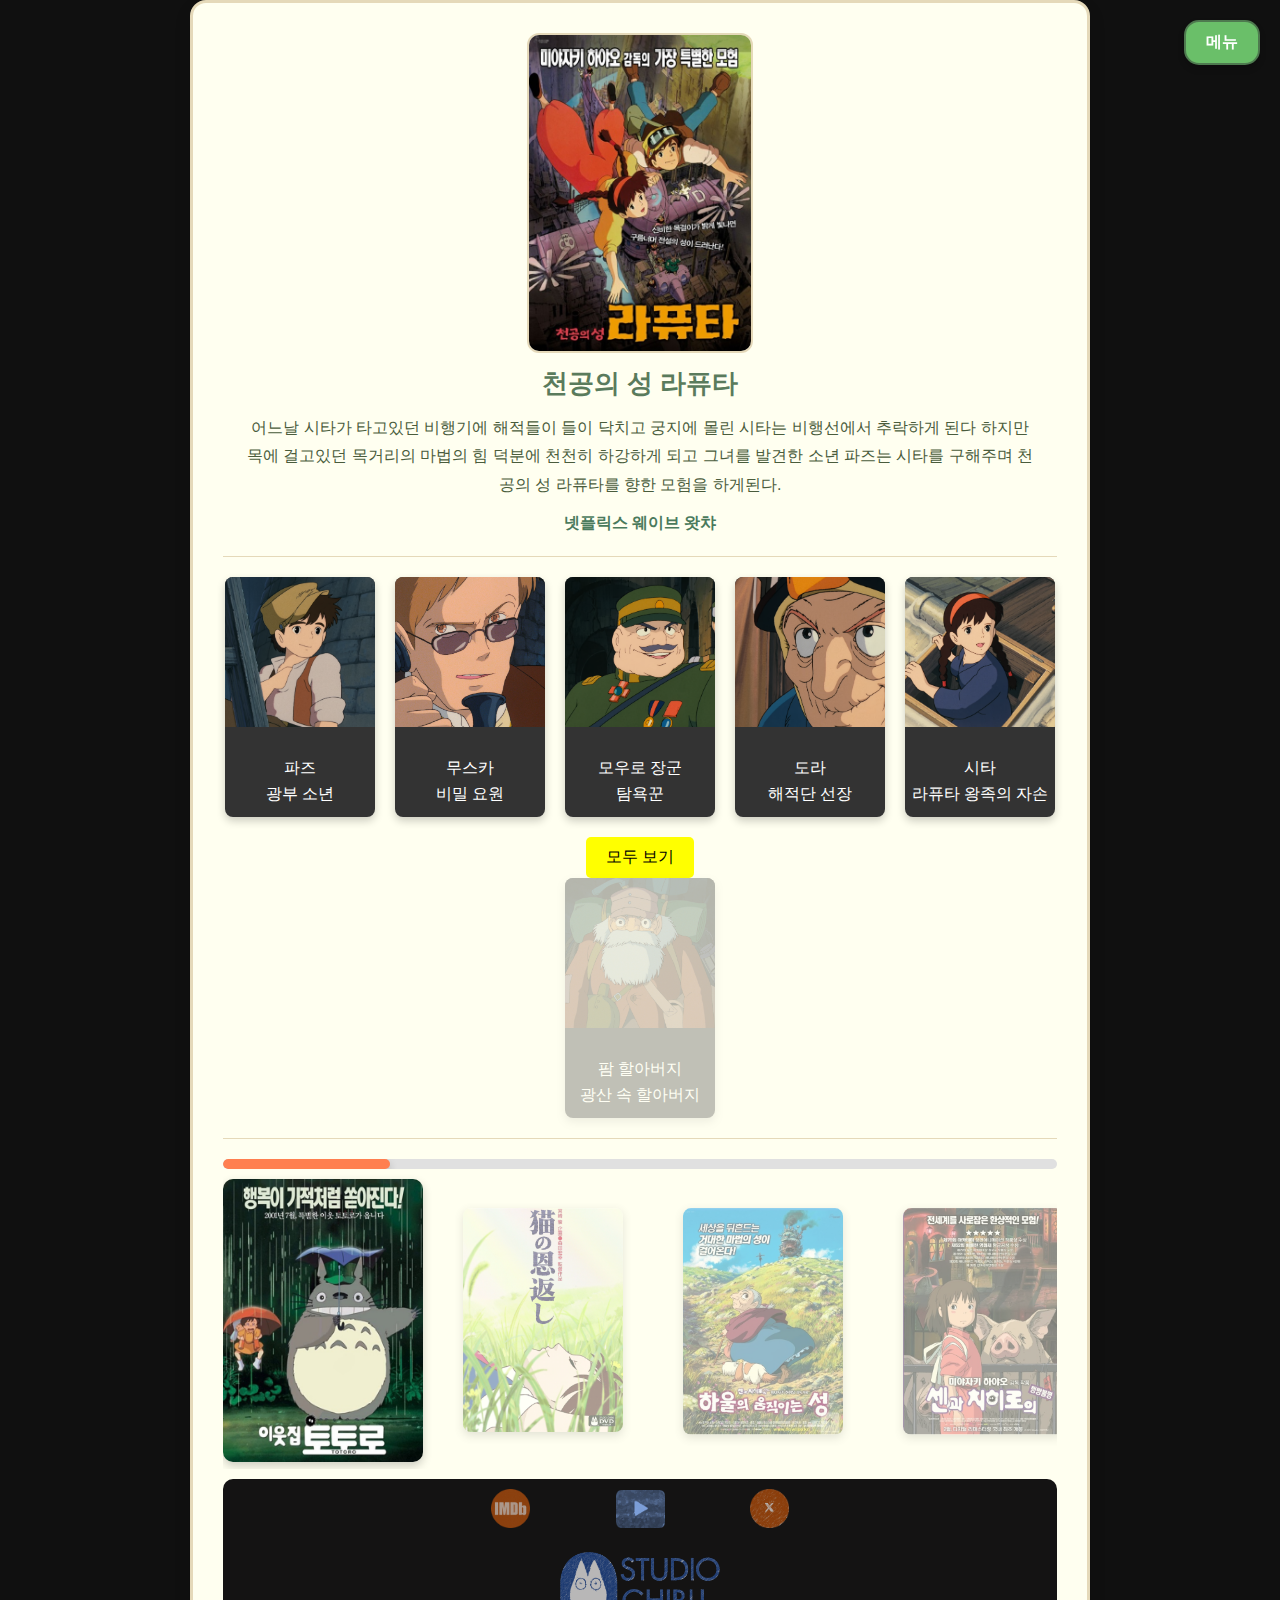
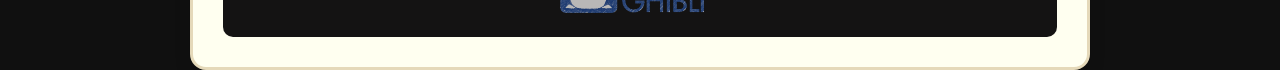
<file: 6.html>
<!DOCTYPE html>
<html lang="en">

<head>
    <meta charset="UTF-8">
    <meta name="viewport" content="width=device-width, initial-scale=1.0">
    <title>Document</title>
    <link rel="stylesheet" href="1.css">
</head>

<body>
    <!--상단 메뉴 버튼-->
    <div class="top-right-menu">
        <button id="main-button" onclick="toggleDropdown()">메뉴</button>
        <div id="dropdown-menu">
          <button class="submenu-button" onclick="clickSubButton(0)">홈</button>
          <button class="submenu-button" onclick="clickSubButton(1)">이상형 월드컵</button>
          <button class="submenu-button" onclick="clickSubButton(2)">OST 맞추기</button>
          <button class="submenu-button" onclick="clickSubButton(3)">캐릭터 맞추기</button>
        </div>
    </div>
    
    <div class="container">
        <!-- 상단 포스터 html (Top) -->
        <div class="poster-section">
            <img id="main-poster" src="laputa.jpg" alt="Main Poster">
            <div class="poster-title" id="main-title">천공의 성 라퓨타</div>
            <div class="poster-description" id="main-description">
                어느날 시타가 타고있던 비행기에 해적들이 들이 닥치고 궁지에 몰린
                시타는 비행선에서 추락하게 된다 하지만 목에 걸고있던 목거리의 마법의 힘 
                덕분에 천천히 하강하게 되고 그녀를 발견한 소년 파즈는 시타를 구해주며 천공의 성 라퓨타를 향한 모험을 하게된다. 

            </div>
            <div>
                <a href="https://www.netflix.com/kr/title/60027393?source=35" id="netflix-link" class="movie-link"
                    target="_blank">넷플릭스</a>
                <a href="https://www.wavve.com/player/movie?movieid=MV_CR01_DN0000011316&autoplay=y" id="wavve-link"
                    class="movie-link" target="_blank">웨이브</a>
                <a href="https://tngodj.github.io/Dummy-Page/"
                    id="watcha-link" class="movie-link" target="_blank">왓챠</a>
            </div>
        </div>
        <!-- 경계선 -->
        <div class="divider-horizontal"></div>

       <!-- 캐릭터 소개 html-->
       <div class="character-container">
        <div class="character-row">
            <div class="character-card">
                <a href="https://tngodj.github.io/laputa-paz/" target="_self">
                <img src="파즈.png" alt="Character 1">
                </a>
                <div class="character-info">
                    <a href="https://tngodj.github.io/laputa-paz/" target="_self">
                    <div class="character-name">파즈</div>
                    <div class="character-role">광부 소년</div>
                    </a>
                </div>
            </div>
            <div class="character-card">
                <a href="https://tngodj.github.io/laputa-musca/" target="_self">
                <img src="무스카.jpg" alt="Character 2">
                </a>
                <div class="character-info">
                    <a href="https://tngodj.github.io/laputa-musca/" target="_self">
                    <div class="character-name">무스카</div>
                    <div class="character-role">비밀 요원</div>
                    </a>
                </div>
            </div>
            <div class="character-card">
                <a href="https://tngodj.github.io/laputa-mouro/" target="_self">
                <img src="모우로 장군.png" alt="Character 3">
                </a>
                <div class="character-info">
                    <a href="https://tngodj.github.io/laputa-mouro/" target="_self">
                    <div class="character-name">모우로 장군</div>
                    <div class="character-role">탐욕꾼</div>
                    </a>
                </div>
            </div>
            <div class="character-card">
                <a href="https://tngodj.github.io/laputa-dora/" target="_self">
                <img src="도라.png" alt="Character 4">
                </a>
                <div class="character-info">
                    <a href="https://tngodj.github.io/laputa-dora/" target="_self">
                    <div class="character-name">도라</div>
                    <div class="character-role">해적단 선장</div>
                    </a>
                </div>
            </div>
            <div class="character-card">
                <a href="https://tngodj.github.io/laputa-sita/" target="_self">
                <img src="시타.png" alt="Character 5">
                </a>
                <div class="character-info">
                    <a href="https://tngodj.github.io/laputa-sita/" target="_self">
                    <div class="character-name">시타</div>
                    <div class="character-role">라퓨타 왕족의 자손</div>
                    </a>
                </div>
            </div>
        </div>
        <button class="toggle-button">모두 보기</button>
        <div class="character-row hidden-row">
            <div class="character-card">
                <a href="https://tngodj.github.io/laputa-pham/" target="_self">
                <img src="팜 할아버지.jpg" alt="Character 6">
                </a>
                <div class="character-info">
                    <a href="https://tngodj.github.io/laputa-pham/" target="_self">
                    <div class="character-name">팜 할아버지</div>
                    <div class="character-role">광산 속 할아버지</div>
                    </a>
                </div>
            </div>
        </div>

        <!-- 경계선 -->
        <div class="divider-horizontal"></div>

        <!-- 하단 포스터 html -->
        <div class="coverflow-container bottom-tile">
            <!-- 스크롤바 -->
            <div class="scrollbar">
              <div class="scrollbar-thumb"></div>
            </div>
          
            <!-- 포스터 -->
            <div class="coverflow">
              <div class="poster active">
                <img src="totoro.jpeg" alt="이웃집 토토로">
              </div>
              <div class="poster">
                <img src="고양이.gif" alt="고양이의 보은">
              </div>
              <div class="poster">
                <img src="haul.jpg" alt="하울의 움직이는 성">
              </div>
              <div class="poster">
                <img src="sen.jpg" alt="센과 치히로의 행방불명">
              </div>
              <div class="poster">
                <img src="ponyo.jpg" alt="벼랑위의 포뇨">
              </div>
            </div>
        </div>

         <!-- 로고 -->
    <div class="logo-Section">
        <div class="logo-Box">
        
            <a href="https://www.imdb.com/title/tt0347618/?ref_=nv_sr_srsg_0_tt_7_nm_1_in_0_q_cat%2520r">
                <img src="IMDB.png" alt="IMDB" class="img1"><!-- <h4 style="color:brown;">공식 홈페이지</h4> -->
            </a>
            
            <a href="https://www.youtube.com/@Ghibli-Museum">
                <img src="YOUTUBE.png" alt="Youtube" class="img1"><!-- <h4 style="color:brown;">지브리 X</h4> -->
            </a>
            
            <a href="https://x.com/GhibliML">
                <img src="X.png" alt="X" class="img1"><!-- <h4 style="color:brown;">지브리 나무위키</h4> -->
            </a>
            
            <br>
  
            <a href="https://www.ghibli.jp/">
                <img src="지브리.png" alt="지브리스튜디오" class="img2"><!-- <h4 style="color:brown;">지브리 나무위키</h4> -->
            </a>
  
        </div>
    </div>
</body>
<script src="6.js"></script>

</html>
</file>
<file: 1.css>
/* 상단 포스터 css */
/* 스타일 설정 */
* {
    box-sizing: border-box;
    margin: 0;
    padding: 0;
}

/* 페이지 기본 설정 */
body {
    font-family: 'M PLUS Rounded 1c', sans-serif;
    line-height: 1.6;
    background-color: #101010;
    color: #4a5c3c;
    display: flex;
    align-items: center;
    justify-content: center;
    min-height: 100vh;
    margin: 0;
}

/* Main container */
.container {
    width: 100%;
    max-width: 900px;
    background-color: ivory;
    border-radius: 16px;
    overflow: hidden;
    box-shadow: 0 8px 16px rgba(0, 0, 0, 0.15);
    padding: 30px;
    text-align: center;
    border: 3px solid #e5d9b9;
}

a {
    text-decoration-line: none;
    color: white;
}
/* 상단 우측에 고정된 메뉴 */
.top-right-menu {
    position: fixed; /* 화면에 고정 */
    top: 20px;       /* 상단 여백 */
    right: 20px;     /* 우측 여백 */
    z-index: 100;    /* GIF보다 위에 위치 */
    text-align: center;
}

#main-button {
    background-color: #6abf69; /* 자연 친화적인 초록색 */
    color: white;
    border: 2px solid #4e7a4f; /* 어두운 테두리 */
    padding: 10px 20px;
    border-radius: 15px; /* 버튼 둥글게 */
    font-size: 1rem;
    font-weight: bold;
    box-shadow: 0px 4px 6px rgba(0, 0, 0, 0.2); /* 부드러운 그림자 */
    cursor: pointer;
    transition: all 0.3s ease;
}

#main-button:hover {
    background-color: #4e7a4f; /* 마우스 오버 시 어두운 초록색 */
    color: #f2f2f2; /* 텍스트 밝게 */
}

#dropdown-menu {
    margin-top: 15px;
    display: none;
    flex-direction: column;
    background-color: rgba(255, 255, 255, 0.95); /* 반투명 흰색 배경 */
    padding: 10px;
    border-radius: 10px;
    box-shadow: 0px 4px 8px rgba(0, 0, 0, 0.15); /* 드롭다운 그림자 */
}

.submenu-button {
    background-color: #f9f7d9; /* 따뜻한 노란색 */
    color: #5d4037; /* Ghibli의 차분한 갈색 */
    border: 2px solid #d4b483; /* 테두리 색상 */
    padding: 10px;
    margin-bottom: 5px;
    border-radius: 10px;
    font-size: 1rem;
    cursor: pointer;
    transition: all 0.3s ease;
}

.hidden {
display: none;
}

.submenu-button:hover {
    background-color: #d4b483; /* 마우스 오버 시 더 밝은 갈색 */
    color: white;
}

/* 메인포스터 섹션 (Top) */
.poster-section {
    display: flex;
    flex-direction: column;
    align-items: center;
    margin-bottom: 20px;
}

.poster-section img {
    width: 6cm;
    /* Set width to approximately 6cm */
    height: auto;
    border-radius: 12px;
    display: block;
    border: 2px solid #e5d9b9;
}

.poster-title {
    margin-top: 10px;
    font-size: 1.6em;
    color: #5a7b5c;
    font-weight: bold;
}

/* 포스터 설명 */
.poster-description {
    margin-top: 10px;
    font-size: 1em;
    color: #6c757d;
    line-height: 1.8;
    padding: 0 20px;
    text-align: center;
    color: #4a5c3c;
}

.movie-link {
    /* margin: 0 10px 0 10px; 링크 사이 간격*/
    display: inline-block;
    margin-top: 10px;
    color: #4a7a5c;
    font-weight: bold;
    text-decoration: none;
    /* border-bottom: 1px solid #4a7a5c; 링크 밑줄*/
}

.movie-link:hover {
    color: #6a8b7c;
}

/* 경계선 */
.divider-horizontal {
    width: 100%;
    height: 1px;
    background-color: #e5d9b9;
    margin: 20px 0;
}

/* 캐릭터 소개 css */
.character-container {
    text-align: center;
    gap: 20px;
    /* 행 간격 추가 */
}

.character-row {
    display: flex;
    justify-content: center;
    flex-wrap: wrap;
    gap: 20px;
    /* 카드 간격 조정 */
}

.character-card {
    width: 150px;
    height: 240px;
    /* 카드 높이 조정 */
    background-color: #333;
    color: white;
    border-radius: 8px;
    box-shadow: 0 4px 8px rgba(0, 0, 0, 0.2);
    display: flex;
    flex-direction: column;
    justify-content: space-between;
    /* 콘텐츠 간격 확보 */
    align-items: center;
    overflow: hidden;
    text-align: center;
}

.character-card:hover {
    transform: scale(1.05);
    filter: brightness(1);
}

.character-card img {
    width: 100%;
    height: 150px;
    object-fit: cover;
    /* 비율 유지 */
}


.character-info {
    padding: 10px 0;
}

/* .hidden-row {
    display: none;
} */

/* 숨겨진 행을 흐릿하게 보이게 설정 */
.hidden-row {
    opacity: 0.3;
    /* 흐릿하게 표시 */
    /* 흐림 효과 추가 */
    pointer-events: none;
    /* 클릭 불가능 */
    transition: opacity 0.3s ease;
    /* 부드러운 전환 */
}


.toggle-button {
    margin-top: 20px;
    padding: 10px 20px;
    font-size: 16px;
    background-color: yellow;
    color: black;
    border: none;
    border-radius: 5px;
    cursor: pointer;
    z-index: 1;
    align-items: center;
}

.toggle-button:hover {
    background-color: orange;
}

/* 하단 포스터 소개 css */
.bottom-tile {
    font-family: Arial, sans-serif;
    background-color: ivory;
    /* display: flex; */
    justify-content: center;
    align-items: center;
    /* height: 100vh; */
    margin: 0;
  }
  
  .coverflow-container {
    position: relative;
    overflow: hidden;
    width: 100%;
    max-width: 900px;
  }
  
  .scrollbar {
    position: relative;
    margin-bottom: 10px;
    top: 0px; /* 스크롤바 위치 */
    bottom: 10px;
    left: 0;
    width: 100%;
    height: 10px;
    background: #e0e0e0;
    border-radius: 5px;
    overflow: hidden;
  }
  
  .scrollbar-thumb {
    position: absolute;
    height: 100%;
    width: 20%; /* 포스터 수에 따라 초기 너비 조정 */
    /* background: #87CEEB;  스크롤바 단일 색상 */
    background: linear-gradient(90deg, #FFD700, #87CEEB); /* 색상 그라데이션 */
    transition: background-color 0.3s ease-in-out; /* 부드러운 전환 효과 */
    border-radius: 5px;
    box-shadow: 0px 4px 8px rgba(0, 0, 0, 0.2); /*그림자 효과*/
  }
  
  .coverflow {
    display: flex;
    gap: 20px;
    transition: transform 0.5s ease-in-out;
    transform: translateX(0);
  }
  
  .poster {
    flex: 0 0 200px;
    transform: scale(0.8);
    transition: transform 0.3s ease, opacity 0.3s ease;
    opacity: 0.5;
  }
  
  .poster.active {
    transform: scale(1);
    opacity: 1;
  }
  
  .poster img {
    width: 100%;
    border-radius: 10px;
    box-shadow: 0 4px 10px rgba(0, 0, 0, 0.2);
  }

  /* 로고 섹션 */
  .logo-Section{
    margin-top: 10px;
    padding: 10px 0 0px;
    border-color: #00000000;
    border-radius: 10px;   
    background-color: #141313;
    max-width:834px;
}

    /* 로고 박스 */
    .logo-Box{
        position: relative;
        width: 100%;
        height: 100%;
        align-items: center;
        justify-items: center;
    }

    /* 지브리 홈페이지 로고 */
    .img1{
        margin-left: 5px;
        margin-right: 5px;
        width:35%  
    }

    /* 지브리 홈페이지 로고 */
    .img2{
        margin-left: 5px;
        margin-right: 5px;
        width:20%  
    }

    /* 로고 밑줄 제거 */
    a {
        display: inline-block;
        text-decoration-line: none;
        font-family: 'Garamond', 'Papyrus', sans-serif;
    }

    /* 로고 제목 스타일 */
    .logo-text-style{
        font-family: 'Garamond', 'Papyrus', sans-serif;
    }
</file>
